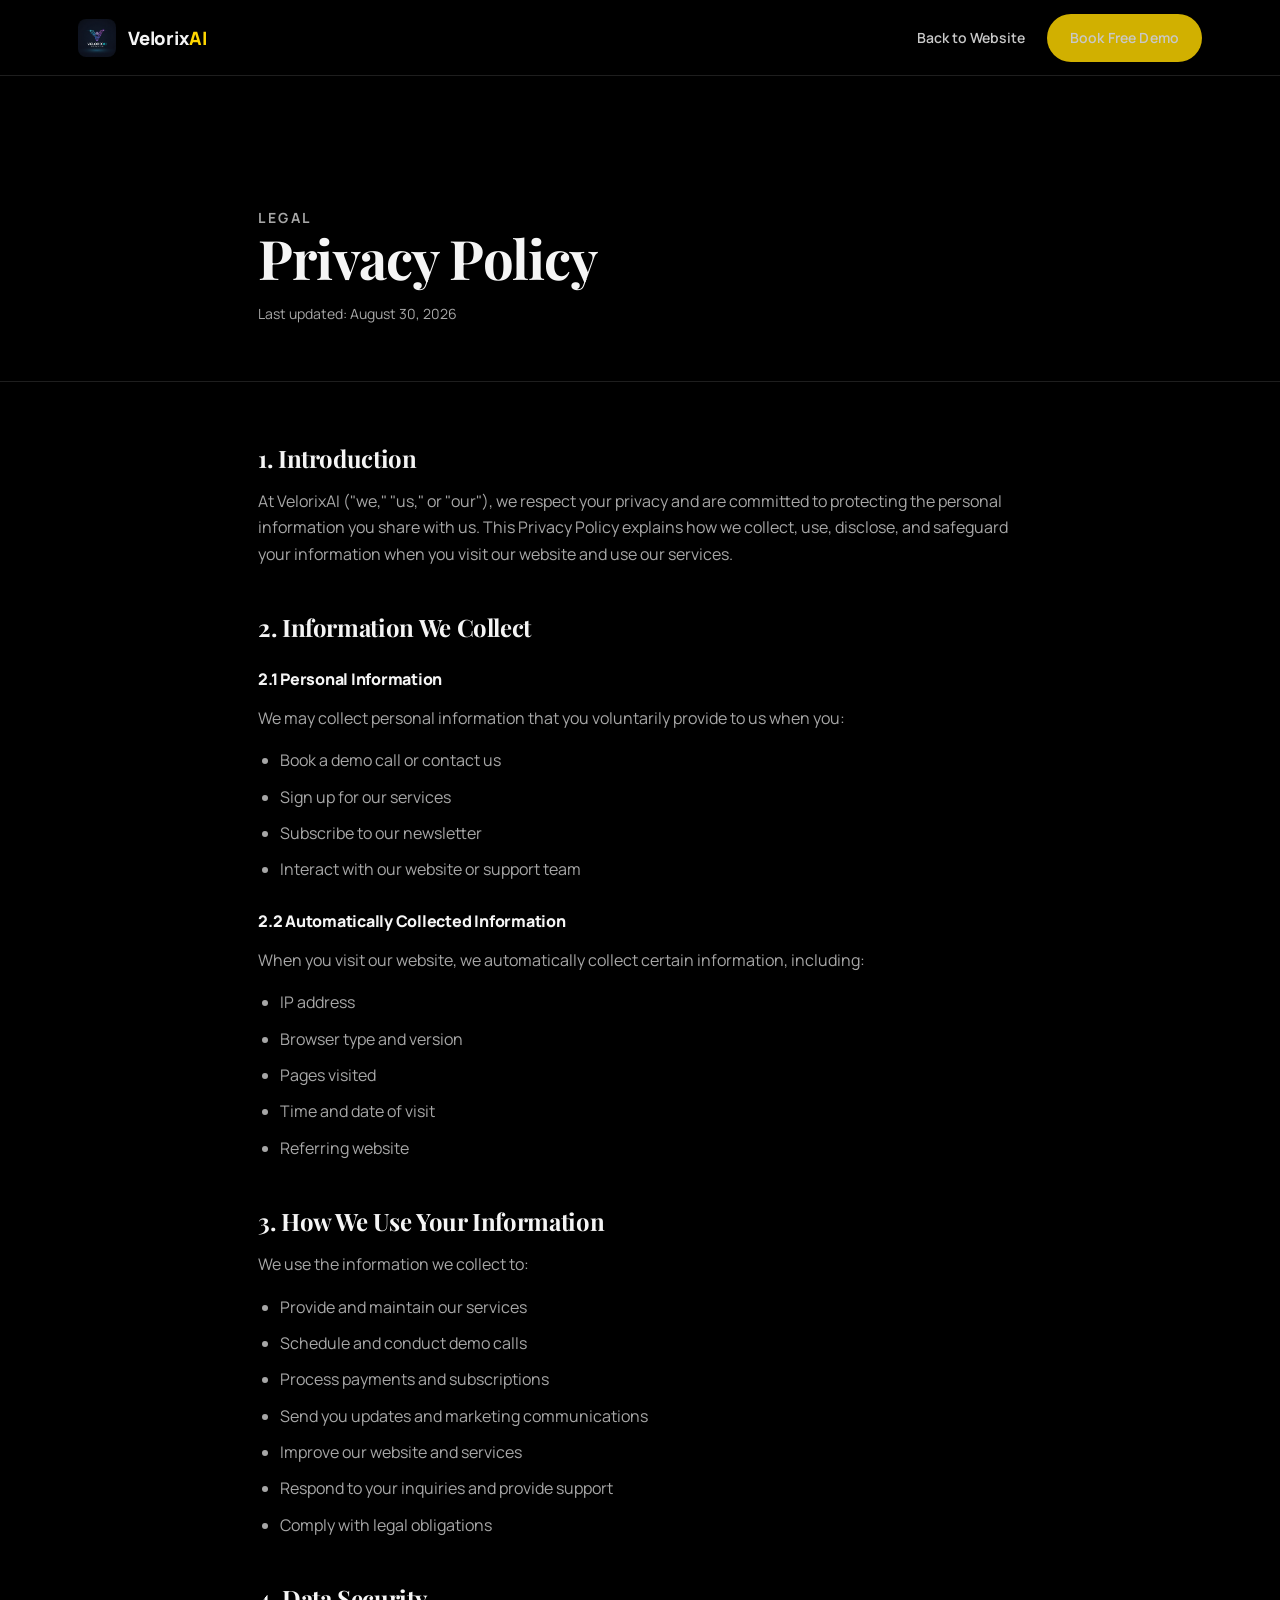
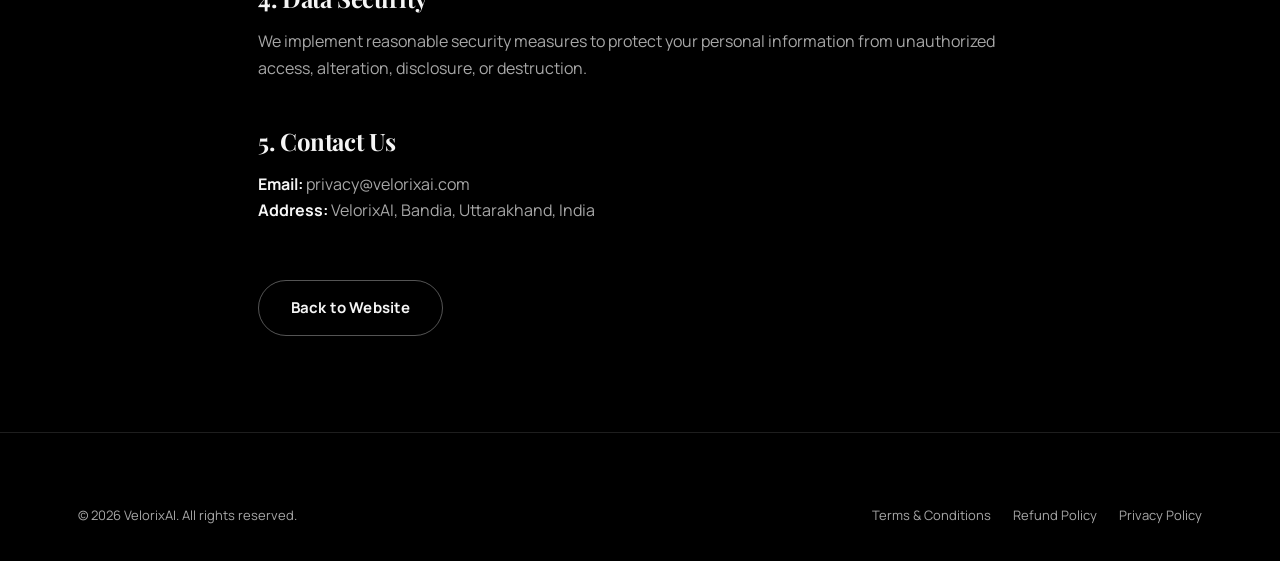
<file: privacy.html>
<!DOCTYPE html>
<html lang="en">
<head>
<meta charset="UTF-8">
<meta name="viewport" content="width=device-width, initial-scale=1.0">
<title>Privacy Policy | VelorixAI</title>
<link rel="preconnect" href="https://fonts.googleapis.com">
<link rel="preconnect" href="https://fonts.gstatic.com" crossorigin>
<link href="https://fonts.googleapis.com/css2?family=Playfair+Display:wght@500;600;700&family=Manrope:wght@400;500;600;700;800&display=swap" rel="stylesheet">
<link rel="stylesheet" href="velorixai-styles.css">
</head>
<body>

<header class="site-header">
    <div class="wrap header-inner">
        <a class="brand" href="index.html">
            <img src="assets/velorix-logo.png" alt="VelorixAI logo">
            <span>Velorix<em>AI</em></span>
        </a>
        <nav class="site-nav" id="site-nav" aria-label="Main">
            <a href="index.html">Back to Website</a>
            <a class="btn btn-primary btn-sm" href="https://cal.id/velorixai/demo-call?duration=30" target="_blank" rel="noopener">Book Free Demo</a>
        </nav>
        <button class="nav-toggle" type="button" aria-label="Open menu" aria-expanded="false" aria-controls="site-nav">&#9776;</button>
    </div>
</header>

<main>
    <section class="policy-hero">
        <div class="wrap wrap-narrow">
            <p class="eyebrow">Legal</p>
            <h1>Privacy Policy</h1>
            <p>Last updated: August 30, 2026</p>
        </div>
    </section>

    <section class="policy-body">
        <div class="wrap wrap-narrow">
            <h2>1. Introduction</h2>
            <p>At VelorixAI ("we," "us," or "our"), we respect your privacy and are committed to protecting the personal information you share with us. This Privacy Policy explains how we collect, use, disclose, and safeguard your information when you visit our website and use our services.</p>

            <h2>2. Information We Collect</h2>
            <h3>2.1 Personal Information</h3>
            <p>We may collect personal information that you voluntarily provide to us when you:</p>
            <ul>
                <li>Book a demo call or contact us</li>
                <li>Sign up for our services</li>
                <li>Subscribe to our newsletter</li>
                <li>Interact with our website or support team</li>
            </ul>

            <h3>2.2 Automatically Collected Information</h3>
            <p>When you visit our website, we automatically collect certain information, including:</p>
            <ul>
                <li>IP address</li>
                <li>Browser type and version</li>
                <li>Pages visited</li>
                <li>Time and date of visit</li>
                <li>Referring website</li>
            </ul>

            <h2>3. How We Use Your Information</h2>
            <p>We use the information we collect to:</p>
            <ul>
                <li>Provide and maintain our services</li>
                <li>Schedule and conduct demo calls</li>
                <li>Process payments and subscriptions</li>
                <li>Send you updates and marketing communications</li>
                <li>Improve our website and services</li>
                <li>Respond to your inquiries and provide support</li>
                <li>Comply with legal obligations</li>
            </ul>

            <h2>4. Data Security</h2>
            <p>We implement reasonable security measures to protect your personal information from unauthorized access, alteration, disclosure, or destruction.</p>

            <h2>5. Contact Us</h2>
            <p><strong>Email:</strong> privacy@velorixai.com<br><strong>Address:</strong> VelorixAI, Bandia, Uttarakhand, India</p>

            <div class="policy-back">
                <a class="btn btn-ghost" href="index.html">Back to Website</a>
            </div>
        </div>
    </section>
</main>

<footer class="site-footer">
    <div class="wrap">
        <div class="footer-bottom" style="border-top:0; padding-top:0;">
            <p>&copy; 2026 VelorixAI. All rights reserved.</p>
            <nav class="footer-legal" aria-label="Legal">
                <a href="terms.html">Terms &amp; Conditions</a>
                <a href="refund.html">Refund Policy</a>
                <a href="privacy.html">Privacy Policy</a>
            </nav>
        </div>
    </div>
</footer>

<script src="velorixai-script.js"></script>
</body>
</html>
</file>
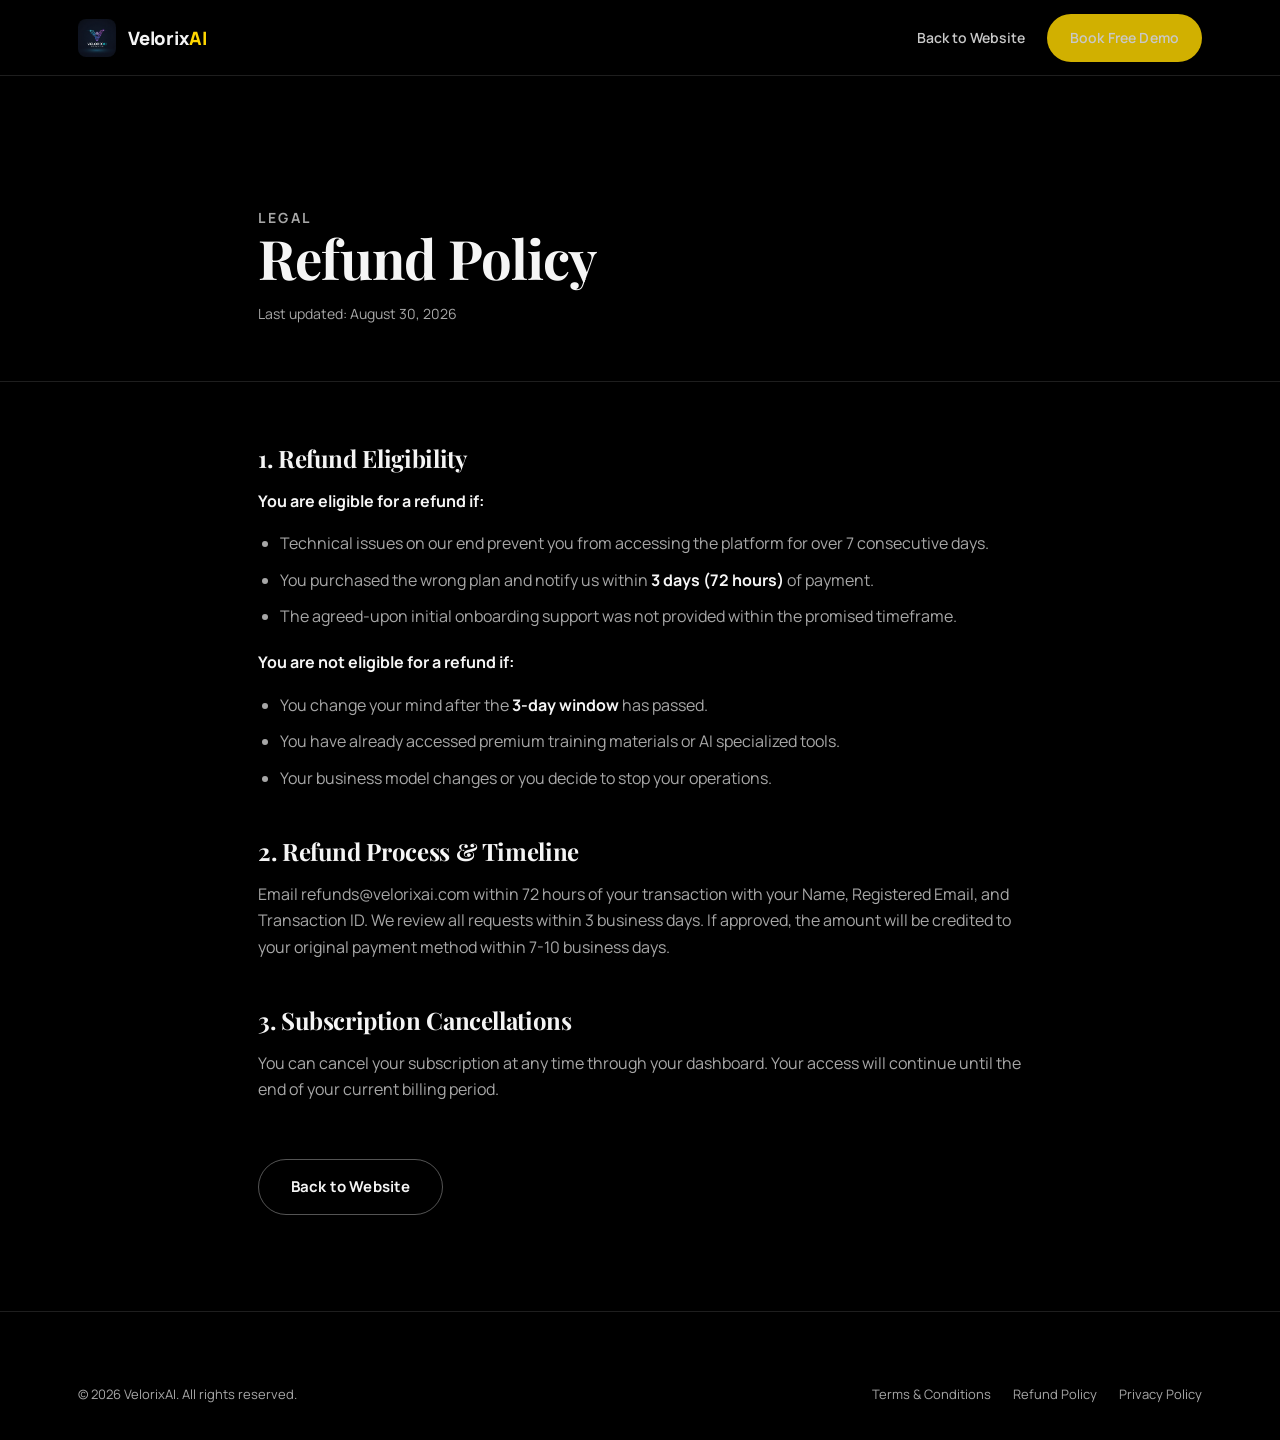
<file: refund.html>
<!DOCTYPE html>
<html lang="en">
<head>
<meta charset="UTF-8">
<meta name="viewport" content="width=device-width, initial-scale=1.0">
<title>Refund Policy | VelorixAI</title>
<link rel="preconnect" href="https://fonts.googleapis.com">
<link rel="preconnect" href="https://fonts.gstatic.com" crossorigin>
<link href="https://fonts.googleapis.com/css2?family=Playfair+Display:wght@500;600;700&family=Manrope:wght@400;500;600;700;800&display=swap" rel="stylesheet">
<link rel="stylesheet" href="velorixai-styles.css">
</head>
<body>

<header class="site-header">
    <div class="wrap header-inner">
        <a class="brand" href="index.html">
            <img src="assets/velorix-logo.png" alt="VelorixAI logo">
            <span>Velorix<em>AI</em></span>
        </a>
        <nav class="site-nav" id="site-nav" aria-label="Main">
            <a href="index.html">Back to Website</a>
            <a class="btn btn-primary btn-sm" href="https://cal.id/velorixai/demo-call?duration=30" target="_blank" rel="noopener">Book Free Demo</a>
        </nav>
        <button class="nav-toggle" type="button" aria-label="Open menu" aria-expanded="false" aria-controls="site-nav">&#9776;</button>
    </div>
</header>

<main>
    <section class="policy-hero">
        <div class="wrap wrap-narrow">
            <p class="eyebrow">Legal</p>
            <h1>Refund Policy</h1>
            <p>Last updated: August 30, 2026</p>
        </div>
    </section>

    <section class="policy-body">
        <div class="wrap wrap-narrow">
            <h2>1. Refund Eligibility</h2>
            <p><strong>You are eligible for a refund if:</strong></p>
            <ul>
                <li>Technical issues on our end prevent you from accessing the platform for over 7 consecutive days.</li>
                <li>You purchased the wrong plan and notify us within <strong>3 days (72 hours)</strong> of payment.</li>
                <li>The agreed-upon initial onboarding support was not provided within the promised timeframe.</li>
            </ul>

            <p><strong>You are not eligible for a refund if:</strong></p>
            <ul>
                <li>You change your mind after the <strong>3-day window</strong> has passed.</li>
                <li>You have already accessed premium training materials or AI specialized tools.</li>
                <li>Your business model changes or you decide to stop your operations.</li>
            </ul>

            <h2>2. Refund Process &amp; Timeline</h2>
            <p>Email refunds@velorixai.com within 72 hours of your transaction with your Name, Registered Email, and Transaction ID. We review all requests within 3 business days. If approved, the amount will be credited to your original payment method within 7-10 business days.</p>

            <h2>3. Subscription Cancellations</h2>
            <p>You can cancel your subscription at any time through your dashboard. Your access will continue until the end of your current billing period.</p>

            <div class="policy-back">
                <a class="btn btn-ghost" href="index.html">Back to Website</a>
            </div>
        </div>
    </section>
</main>

<footer class="site-footer">
    <div class="wrap">
        <div class="footer-bottom" style="border-top:0; padding-top:0;">
            <p>&copy; 2026 VelorixAI. All rights reserved.</p>
            <nav class="footer-legal" aria-label="Legal">
                <a href="terms.html">Terms &amp; Conditions</a>
                <a href="refund.html">Refund Policy</a>
                <a href="privacy.html">Privacy Policy</a>
            </nav>
        </div>
    </div>
</footer>

<script src="velorixai-script.js"></script>
</body>
</html>
</file>
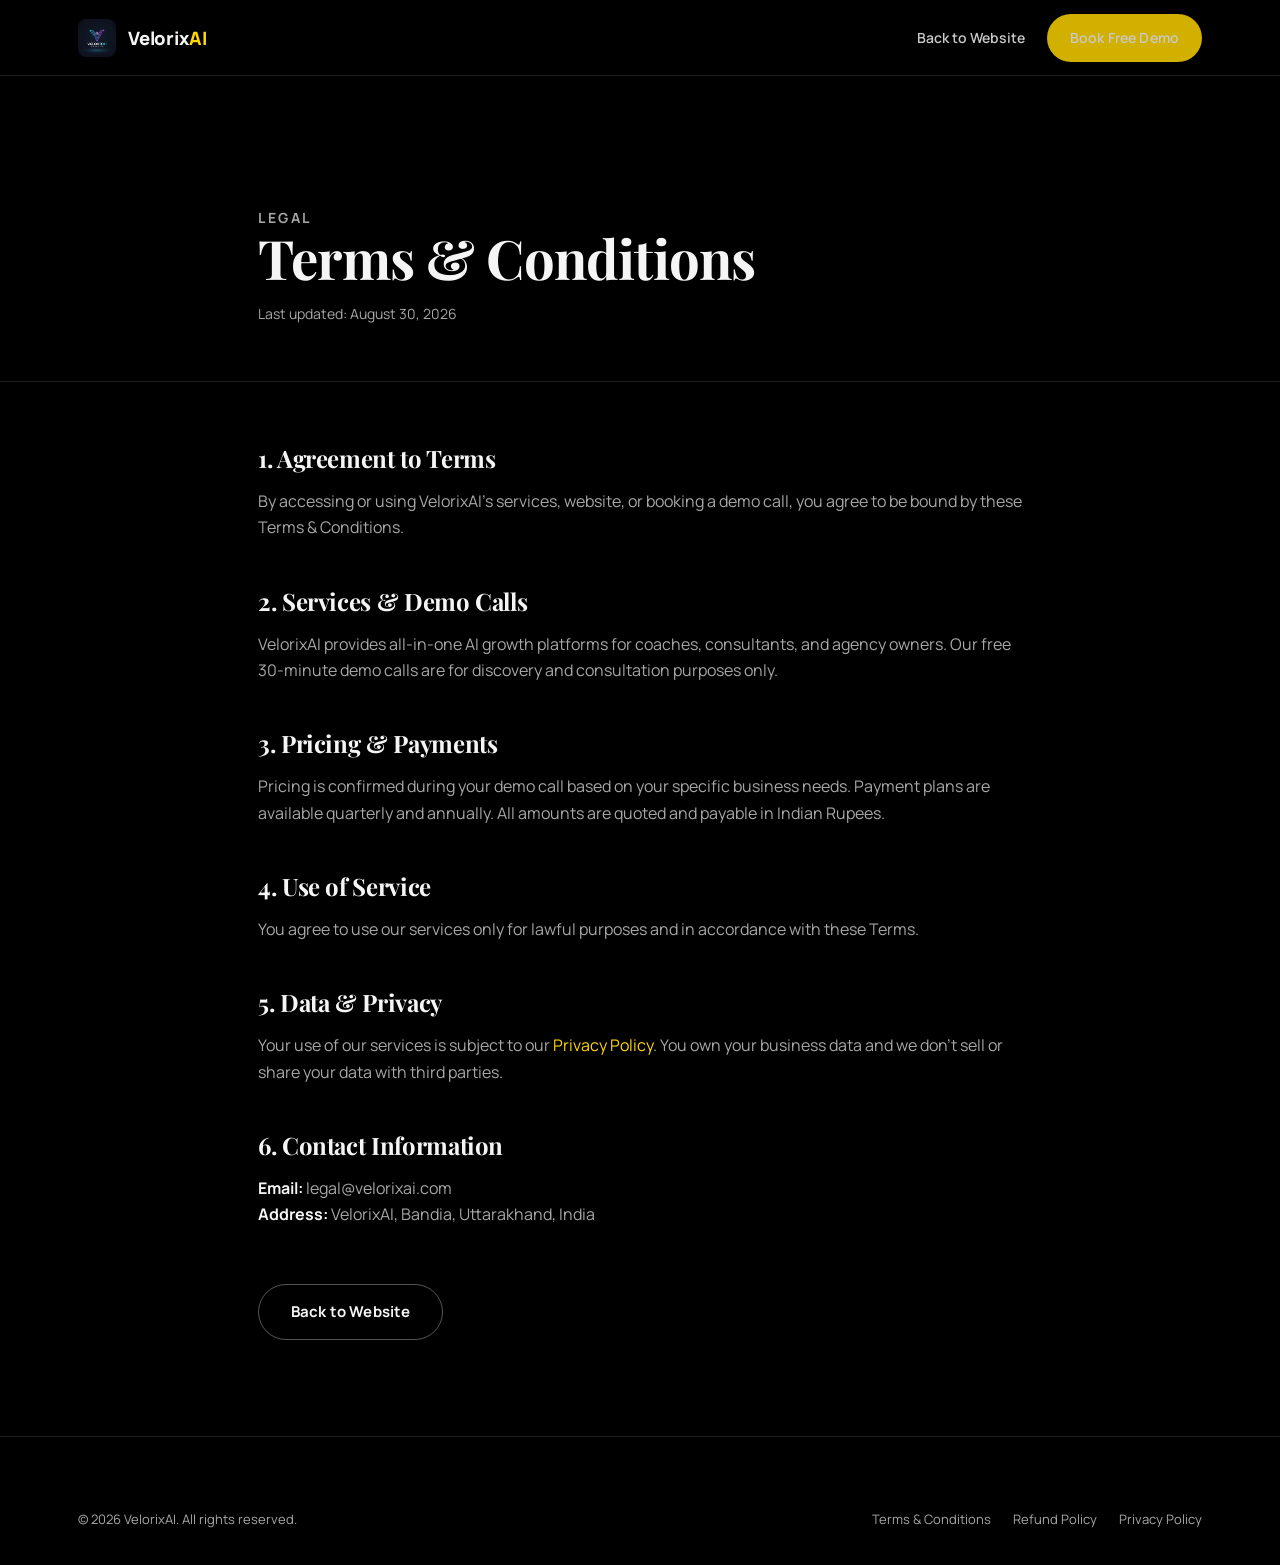
<file: terms.html>
<!DOCTYPE html>
<html lang="en">
<head>
<meta charset="UTF-8">
<meta name="viewport" content="width=device-width, initial-scale=1.0">
<title>Terms &amp; Conditions | VelorixAI</title>
<link rel="preconnect" href="https://fonts.googleapis.com">
<link rel="preconnect" href="https://fonts.gstatic.com" crossorigin>
<link href="https://fonts.googleapis.com/css2?family=Playfair+Display:wght@500;600;700&family=Manrope:wght@400;500;600;700;800&display=swap" rel="stylesheet">
<link rel="stylesheet" href="velorixai-styles.css">
</head>
<body>

<header class="site-header">
    <div class="wrap header-inner">
        <a class="brand" href="index.html">
            <img src="assets/velorix-logo.png" alt="VelorixAI logo">
            <span>Velorix<em>AI</em></span>
        </a>
        <nav class="site-nav" id="site-nav" aria-label="Main">
            <a href="index.html">Back to Website</a>
            <a class="btn btn-primary btn-sm" href="https://cal.id/velorixai/demo-call?duration=30" target="_blank" rel="noopener">Book Free Demo</a>
        </nav>
        <button class="nav-toggle" type="button" aria-label="Open menu" aria-expanded="false" aria-controls="site-nav">&#9776;</button>
    </div>
</header>

<main>
    <section class="policy-hero">
        <div class="wrap wrap-narrow">
            <p class="eyebrow">Legal</p>
            <h1>Terms &amp; Conditions</h1>
            <p>Last updated: August 30, 2026</p>
        </div>
    </section>

    <section class="policy-body">
        <div class="wrap wrap-narrow">
            <h2>1. Agreement to Terms</h2>
            <p>By accessing or using VelorixAI's services, website, or booking a demo call, you agree to be bound by these Terms &amp; Conditions.</p>

            <h2>2. Services &amp; Demo Calls</h2>
            <p>VelorixAI provides all-in-one AI growth platforms for coaches, consultants, and agency owners. Our free 30-minute demo calls are for discovery and consultation purposes only.</p>

            <h2>3. Pricing &amp; Payments</h2>
            <p>Pricing is confirmed during your demo call based on your specific business needs. Payment plans are available quarterly and annually. All amounts are quoted and payable in Indian Rupees.</p>

            <h2>4. Use of Service</h2>
            <p>You agree to use our services only for lawful purposes and in accordance with these Terms.</p>

            <h2>5. Data &amp; Privacy</h2>
            <p>Your use of our services is subject to our <a href="privacy.html">Privacy Policy</a>. You own your business data and we don't sell or share your data with third parties.</p>

            <h2>6. Contact Information</h2>
            <p><strong>Email:</strong> legal@velorixai.com<br><strong>Address:</strong> VelorixAI, Bandia, Uttarakhand, India</p>

            <div class="policy-back">
                <a class="btn btn-ghost" href="index.html">Back to Website</a>
            </div>
        </div>
    </section>
</main>

<footer class="site-footer">
    <div class="wrap">
        <div class="footer-bottom" style="border-top:0; padding-top:0;">
            <p>&copy; 2026 VelorixAI. All rights reserved.</p>
            <nav class="footer-legal" aria-label="Legal">
                <a href="terms.html">Terms &amp; Conditions</a>
                <a href="refund.html">Refund Policy</a>
                <a href="privacy.html">Privacy Policy</a>
            </nav>
        </div>
    </div>
</footer>

<script src="velorixai-script.js"></script>
</body>
</html>
</file>
<file: velorixai-styles.css>
/* ==========================================================================
   VelorixAI website styles
   Palette (locked):  bright yellow #FFD700 · navy #0B1630 · black #000000
                      primary text #F5F5F5 · secondary text #A7A7A7
   Type:              Playfair Display (editorial display) · Manrope (UI/body)
   ========================================================================== */

:root {
    --accent: #FFD700;          /* bright yellow, the single accent */
    --accent-deep: #6F5D00;     /* yellow-family tone that clears contrast on light bands */
    --navy: #0B1630;
    --black: #000000;
    --ink: #F5F5F5;
    --muted: #A7A7A7;
    --light: #F5F5F5;
    --on-light: #0B1630;
    --on-light-muted: rgba(11, 22, 48, 0.68);
    --hairline-dark: rgba(245, 245, 245, 0.12);
    --hairline-light: rgba(11, 22, 48, 0.14);
    --red: #FF3B30;

    --display: "Playfair Display", Georgia, "Times New Roman", serif;
    --sans: "Manrope", -apple-system, BlinkMacSystemFont, "Segoe UI", sans-serif;

    --header-h: 76px;
    --wrap: 1180px;
}

*, *::before, *::after { box-sizing: border-box; }

html { scroll-behavior: smooth; scroll-padding-top: calc(var(--header-h) + 24px); }

body {
    margin: 0;
    background: var(--black);
    color: var(--ink);
    font-family: var(--sans);
    font-size: 17px;
    line-height: 1.65;
    -webkit-font-smoothing: antialiased;
    overflow-x: hidden;
}

img { max-width: 100%; display: block; }

a { color: var(--accent); text-decoration: none; }
a:hover { color: #fff; }

/* --------------------------------------------------------------- layout */

.wrap { width: 100%; max-width: var(--wrap); margin: 0 auto; padding: 0 28px; }
.wrap-narrow { max-width: 820px; }

.band { padding: 112px 0; }
.band-dark { background: var(--black); }
.band-navy { background: var(--navy); }
.band-light { background: var(--light); color: var(--on-light); }
.band-light .lede, .band-light .eyebrow-sub { color: var(--on-light-muted); }
.band + .band-dark { border-top: 1px solid var(--hairline-dark); }

/* ------------------------------------------------------------- typography */

.eyebrow {
    font-size: 11px;
    font-weight: 700;
    letter-spacing: 0.18em;
    text-transform: uppercase;
    color: var(--accent);
    margin: 0 0 22px;
}
.band-light .eyebrow { color: var(--accent-deep); }

h1, h2, h3, .display {
    font-family: var(--display);
    font-weight: 700;
    letter-spacing: -0.015em;
    line-height: 1.08;
    margin: 0;
    text-wrap: pretty;
}

h1 { font-size: clamp(2.6rem, 5.6vw, 4.6rem); }
h2 { font-size: clamp(2rem, 4vw, 3.2rem); }
h3 { font-size: 1.35rem; line-height: 1.25; }

.section-head { max-width: 760px; margin: 0 auto 64px; text-align: center; }
.section-head h2 { margin-bottom: 20px; }

.lede { font-size: 1.05rem; color: var(--muted); margin: 0; }

/* yellow emphasis: solid on dark grounds, marker underline on light grounds */
.hl { color: var(--accent); }
.band-light .hl {
    color: var(--on-light);
    background: linear-gradient(transparent 62%, rgba(255, 215, 0, 0.6) 62%);
}
.nowrap { white-space: nowrap; }

/* ---------------------------------------------------------------- header */

.site-header {
    position: sticky;
    top: 0;
    z-index: 900;
    height: var(--header-h);
    background: rgba(0, 0, 0, 0.92);
    border-bottom: 1px solid var(--hairline-dark);
    backdrop-filter: saturate(140%) blur(8px);
}
.header-inner { height: var(--header-h); display: flex; align-items: center; justify-content: space-between; gap: 24px; }

.brand { display: flex; align-items: center; gap: 12px; color: var(--ink); font-weight: 800; font-size: 1.15rem; letter-spacing: -0.01em; }
.brand:hover { color: var(--ink); }
.brand img { width: 38px; height: 38px; border-radius: 8px; object-fit: contain; }
.brand span em { font-style: normal; color: var(--accent); }

.site-nav { display: flex; align-items: center; gap: 22px; }
.site-nav a { color: var(--ink); font-size: 14px; font-weight: 600; opacity: 0.82; white-space: nowrap; }
.site-nav a:hover { opacity: 1; color: var(--accent); }

.nav-toggle {
    display: none;
    background: none;
    border: 1px solid var(--hairline-dark);
    color: var(--ink);
    width: 46px; height: 46px;
    border-radius: 8px;
    font-size: 20px;
    cursor: pointer;
}

/* --------------------------------------------------------------- buttons */

.btn {
    display: inline-flex;
    align-items: center;
    justify-content: center;
    gap: 10px;
    min-height: 52px;
    padding: 15px 32px;
    border: 1px solid transparent;
    border-radius: 999px;
    font-family: var(--sans);
    font-size: 15px;
    font-weight: 700;
    letter-spacing: 0.01em;
    white-space: nowrap;
    cursor: pointer;
    transition: transform 0.18s ease, background 0.18s ease, color 0.18s ease;
}
.btn-primary { background: var(--accent); color: var(--black); }
.btn-primary:hover { background: var(--accent); color: var(--black); transform: translateY(-2px); }
.btn-ghost { background: transparent; color: var(--ink); border-color: rgba(245, 245, 245, 0.34); }
.btn-ghost:hover { color: var(--accent); border-color: var(--accent); }
.band-light .btn-ghost { color: var(--on-light); border-color: var(--hairline-light); }
.band-light .btn-ghost:hover { color: var(--on-light); border-color: var(--on-light); }
.btn-sm { min-height: 44px; padding: 11px 22px; font-size: 14px; }

.btn-row { display: flex; flex-wrap: wrap; gap: 16px; }
.btn-row-center { justify-content: center; }

/* ------------------------------------------------------------------ hero */

.hero { padding: 132px 0 116px; text-align: center; background: radial-gradient(90% 70% at 14% 0%, #16224a 0%, rgba(5, 8, 15, 0) 62%), radial-gradient(120% 90% at 50% 0%, #0d152b 0%, #05080f 48%, var(--black) 100%); }
.hero h1 { font-size: clamp(2.5rem, 5.1vw, 4.05rem); margin-bottom: 24px; }
.hero .lede { font-size: 1.02rem; max-width: 545px; margin: 0 auto 38px; color: var(--muted); }
.hero .btn-row { justify-content: center; margin-bottom: 44px; }

.hero-points { display: flex; flex-wrap: wrap; justify-content: center; gap: 14px 34px; font-size: 14px; color: var(--muted); }
.hero-points li { list-style: none; }
.hero-points ul { display: contents; }
ul.hero-points { padding: 0; margin: 0; }
.hero-points strong { color: var(--ink); font-weight: 700; }

/* ----------------------------------------------------------------- video */

.video-frame {
    width: 100%;
    max-width: 392px;
    margin: 0 auto;
    aspect-ratio: 9 / 16;
    background: var(--navy);
    border: 1px solid var(--hairline-light);
    border-radius: 18px;
    overflow: hidden;
}
.video-frame iframe { width: 100%; height: 100%; border: 0; display: block; }
.video-note { text-align: center; font-size: 13px; color: var(--on-light-muted); margin: 22px 0 0; }

/* ----------------------------------------------------------------- cards */

.grid { display: grid; gap: 22px; }
.grid-3 { grid-template-columns: repeat(auto-fit, minmax(300px, 1fr)); }
.grid-2 { grid-template-columns: repeat(auto-fit, minmax(340px, 1fr)); }
.grid-4 { grid-template-columns: repeat(auto-fit, minmax(240px, 1fr)); }

.card {
    background: #fff;
    border: 1px solid var(--hairline-light);
    border-radius: 16px;
    padding: 34px 30px;
}
.card .num { display: block; font-family: var(--display); font-size: 13px; font-weight: 700; color: var(--accent-deep); letter-spacing: 0.1em; margin-bottom: 18px; }
.card h3 { margin-bottom: 12px; color: var(--on-light); }
.card p { margin: 0; font-size: 15px; color: var(--on-light-muted); }

.card-dark { background: var(--navy); border-color: var(--hairline-dark); }
.card-dark h3 { color: var(--ink); }
.card-dark p { color: var(--muted); }
.card-dark .num { color: var(--accent); }

/* ----------------------------------------------------------- fit / no fit */

.fit-panel { border: 1px solid var(--hairline-dark); border-radius: 16px; padding: 34px 30px; background: var(--navy); }
.fit-panel h3 { margin-bottom: 24px; font-size: 1.3rem; }
.fit-panel.is-yes h3 { color: var(--accent); }
.fit-panel.is-no h3 { color: var(--red); }
.fit-list { list-style: none; margin: 0; padding: 0; display: grid; gap: 22px; }
.fit-list h4 { margin: 0 0 6px; font-family: var(--sans); font-size: 15px; font-weight: 800; letter-spacing: 0; }
.fit-panel.is-yes .fit-list h4 { color: var(--accent); }
.fit-panel.is-no .fit-list h4 { color: var(--red); }
.fit-list p { margin: 0; font-size: 14.5px; color: var(--muted); }
.fit-list li { padding-left: 30px; position: relative; }
.fit-list li::before { position: absolute; left: 0; top: 0; font-weight: 800; font-size: 15px; }
.fit-panel.is-yes .fit-list li::before { content: "\2713"; color: var(--accent); }
.fit-panel.is-no .fit-list li::before { content: "\00d7"; color: var(--red); font-size: 18px; line-height: 1.2; }

/* ------------------------------------------------------------------ apps */

.tabs { display: flex; gap: 12px; justify-content: center; flex-wrap: wrap; margin-bottom: 40px; }
.tab {
    background: transparent;
    border: 1px solid var(--hairline-dark);
    color: var(--ink);
    border-radius: 999px;
    min-height: 48px;
    padding: 12px 26px;
    font-family: var(--sans);
    font-size: 14px;
    font-weight: 700;
    cursor: pointer;
    display: inline-flex;
    align-items: center;
    gap: 10px;
}
.tab .count { font-weight: 600; opacity: 0.7; }
.tab[aria-selected="true"] { background: var(--accent); color: var(--black); border-color: var(--accent); }
.tab[aria-selected="true"] .count { opacity: 0.75; }

.tab-panel[hidden] { display: none; }
.app-list { list-style: none; margin: 0; padding: 0; display: grid; grid-template-columns: repeat(auto-fit, minmax(230px, 1fr)); gap: 12px; }
.app-list li {
    background: var(--navy);
    border: 1px solid var(--hairline-dark);
    border-radius: 12px;
    padding: 17px 20px;
    font-size: 15px;
    font-weight: 600;
    display: flex;
    align-items: center;
    gap: 12px;
}
.app-list li::before { content: "\2713"; color: var(--accent); font-weight: 800; font-size: 14px; }

.note-block { margin-top: 40px; border: 1px solid var(--hairline-dark); border-left: 3px solid var(--accent); border-radius: 12px; padding: 26px 28px; background: rgba(11, 22, 48, 0.55); }
.note-block h3 { font-family: var(--sans); font-size: 1rem; font-weight: 800; margin-bottom: 8px; }
.note-block p { margin: 0; font-size: 14.5px; color: var(--muted); }

/* ----------------------------------------------------------------- steps */

.steps { list-style: none; margin: 0; padding: 0; display: grid; gap: 22px; grid-template-columns: repeat(auto-fit, minmax(260px, 1fr)); }
.steps > li { background: #fff; border: 1px solid var(--hairline-light); border-radius: 16px; padding: 32px 28px; }
.steps .num { display: block; font-size: 11px; font-weight: 800; letter-spacing: 0.16em; text-transform: uppercase; color: var(--accent-deep); margin-bottom: 16px; }
.steps h3 { font-size: 1.2rem; margin-bottom: 10px; color: var(--on-light); }
.steps p { margin: 0; font-size: 15px; color: var(--on-light-muted); }

/* --------------------------------------------------------------- founder */

.founder { display: grid; grid-template-columns: 300px 1fr; gap: 56px; align-items: start; }
.founder-card { background: var(--navy); border: 1px solid var(--hairline-dark); border-radius: 18px; padding: 30px; text-align: center; }
.founder-card img { width: 100%; aspect-ratio: 1; object-fit: cover; border-radius: 12px; margin-bottom: 22px; }
.founder-card h3 { font-size: 1.35rem; margin-bottom: 6px; }
.founder-card p { margin: 0; font-size: 14px; color: var(--muted); }
.founder-card p + p { color: var(--accent); font-weight: 700; }
.founder-story h2 { margin-bottom: 26px; }
.founder-story p { color: var(--muted); margin: 0 0 20px; }
.founder-story p:last-child { margin-bottom: 0; }
.founder-story blockquote { margin: 0 0 20px; padding-left: 24px; border-left: 2px solid var(--accent); font-family: var(--display); font-size: 1.5rem; line-height: 1.35; color: var(--ink); }

/* ---------------------------------------------------------- testimonials */

.quote-card { background: #fff; border: 1px solid var(--hairline-light); border-radius: 16px; padding: 34px 30px; display: flex; flex-direction: column; }
.stars { color: var(--accent-deep); font-size: 14px; letter-spacing: 3px; margin-bottom: 18px; }
.quote-card blockquote { margin: 0 0 24px; font-size: 15.5px; line-height: 1.7; color: var(--on-light); }
.quote-card figcaption { margin-top: auto; display: flex; align-items: center; gap: 14px; }
.avatar { width: 46px; height: 46px; border-radius: 50%; background: var(--navy); color: var(--accent); display: grid; place-items: center; font-family: var(--display); font-weight: 700; font-size: 1.1rem; flex-shrink: 0; }
.quote-card figcaption strong { display: block; font-size: 15px; color: var(--on-light); }
.quote-card figcaption > span > span { font-size: 13px; color: var(--on-light-muted); }

/* ----------------------------------------------------------------- plans */

.plan { background: var(--navy); border: 1px solid var(--hairline-dark); border-radius: 18px; padding: 38px 34px; }
.plan h3 { color: var(--accent); font-size: 1.6rem; margin-bottom: 8px; }
.plan .term { font-size: 11px; font-weight: 800; letter-spacing: 0.16em; text-transform: uppercase; color: var(--muted); margin: 0 0 26px; }
.plan ul { list-style: none; margin: 0; padding: 0; display: grid; gap: 15px; }
.plan li { padding-left: 28px; position: relative; font-size: 15px; color: var(--ink); }
.plan li::before { content: "\2713"; position: absolute; left: 0; color: var(--accent); font-weight: 800; font-size: 14px; }
.plan li.bonus::before { content: "\2605"; }
.plan-note { text-align: center; font-family: var(--display); font-size: 1.6rem; color: var(--accent); margin: 0 0 44px; }

/* ------------------------------------------------------------------- cta */

.cta-band { text-align: center; background: radial-gradient(110% 100% at 50% 0%, #0d152b 0%, var(--black) 62%); }
.cta-band h2 { margin-bottom: 22px; }
.cta-band .lede { max-width: 620px; margin: 0 auto 38px; }
.cta-fine { font-size: 13px; color: var(--muted); margin: 30px 0 0; }

/* ------------------------------------------------------------------- faq */

.faq-list { max-width: 820px; margin: 0 auto; border-top: 1px solid var(--hairline-light); }
.faq-item { border-bottom: 1px solid var(--hairline-light); }
.faq-q {
    width: 100%;
    background: none;
    border: 0;
    padding: 26px 44px 26px 0;
    text-align: left;
    font-family: var(--sans);
    font-size: 16px;
    font-weight: 700;
    color: var(--on-light);
    cursor: pointer;
    position: relative;
    min-height: 52px;
}
.faq-q::after { content: "+"; position: absolute; right: 6px; top: 50%; transform: translateY(-50%); font-size: 22px; font-weight: 400; color: var(--accent-deep); }
.faq-q[aria-expanded="true"]::after { content: "\2013"; }
.faq-a { padding: 0 60px 28px 0; margin: 0; font-size: 15.5px; color: var(--on-light-muted); }
.faq-a[hidden] { display: none; }

/* ---------------------------------------------------------------- footer */

.site-footer { background: var(--black); border-top: 1px solid var(--hairline-dark); padding: 72px 0 34px; }
.footer-grid { display: grid; grid-template-columns: 1.6fr 1fr 1fr; gap: 48px; margin-bottom: 52px; }
.footer-about p { font-size: 14.5px; color: var(--muted); margin: 18px 0 0; max-width: 320px; }
.site-footer h3 { font-family: var(--sans); font-size: 12px; font-weight: 800; letter-spacing: 0.16em; text-transform: uppercase; color: var(--ink); margin-bottom: 20px; }
.footer-links { list-style: none; margin: 0; padding: 0; display: grid; gap: 12px; }
.footer-links a { font-size: 14.5px; color: var(--muted); font-weight: 500; }
.footer-links a:hover { color: var(--accent); }
.footer-bottom { display: flex; flex-wrap: wrap; gap: 12px 26px; justify-content: space-between; align-items: center; padding-top: 28px; border-top: 1px solid var(--hairline-dark); font-size: 13px; color: var(--muted); }
.footer-bottom p { margin: 0; }
.footer-legal { display: flex; flex-wrap: wrap; gap: 22px; }
.footer-legal a { color: var(--muted); font-size: 13px; }
.footer-legal a:hover { color: var(--accent); }

/* --------------------------------------------------------- policy pages */

.policy-hero { padding: 130px 0 56px; border-bottom: 1px solid var(--hairline-dark); }
.policy-hero h1 { font-size: clamp(2.2rem, 5vw, 3.4rem); margin-bottom: 14px; }
.policy-hero p { margin: 0; font-size: 14px; color: var(--muted); }
.policy-body { padding: 64px 0 96px; }
.policy-body h2 { font-size: 1.5rem; margin: 48px 0 14px; }
.policy-body h2:first-child { margin-top: 0; }
.policy-body h3 { font-family: var(--sans); font-size: 1rem; font-weight: 800; margin: 28px 0 10px; }
.policy-body p, .policy-body li { color: var(--muted); font-size: 16px; }
.policy-body ul { padding-left: 22px; display: grid; gap: 10px; margin: 0 0 20px; }
.policy-body strong { color: var(--ink); }
.policy-back { margin-top: 56px; }

/* -------------------------------------------------------------- reveal */

.js-reveal .reveal { opacity: 0; transform: translateY(18px); transition: opacity 0.7s ease, transform 0.7s ease; }
.js-reveal .reveal.is-visible { opacity: 1; transform: none; }
@media (prefers-reduced-motion: reduce) {
    html { scroll-behavior: auto; }
    .js-reveal .reveal { opacity: 1; transform: none; transition: none; }
}

/* --------------------------------------------------------- responsive */

@media (max-width: 1024px) {
    .site-nav {
        display: none;
        position: absolute;
        top: var(--header-h);
        left: 0;
        right: 0;
        flex-direction: column;
        align-items: stretch;
        gap: 0;
        padding: 12px 22px 26px;
        background: #05080f;
        border-bottom: 1px solid var(--hairline-dark);
    }
    .site-nav.is-open { display: flex; }
    .site-nav a { padding: 14px 0; opacity: 1; border-bottom: 1px solid var(--hairline-dark); }
    .site-nav .btn { margin-top: 18px; }
    .nav-toggle { display: inline-grid; place-items: center; }
    .founder { grid-template-columns: 240px 1fr; gap: 40px; }
    .footer-grid { grid-template-columns: 1fr 1fr; gap: 40px; }
}

@media (max-width: 860px) {
    .band { padding: 84px 0; }
    .hero { padding: 104px 0 88px; }
    .founder { grid-template-columns: 1fr; gap: 32px; }
    .founder-card { max-width: 320px; }
    .section-head { margin-bottom: 44px; }
}

@media (max-width: 560px) {
    body { font-size: 16px; }
    .wrap { padding: 0 20px; }
    .card, .fit-panel, .plan, .quote-card, .steps > li { padding: 26px 22px; }
    .btn { width: 100%; }
    .btn-row { flex-direction: column; }
    .footer-grid { grid-template-columns: 1fr; gap: 34px; }
    .plan-note { font-size: 1.3rem; }
}
</file>
